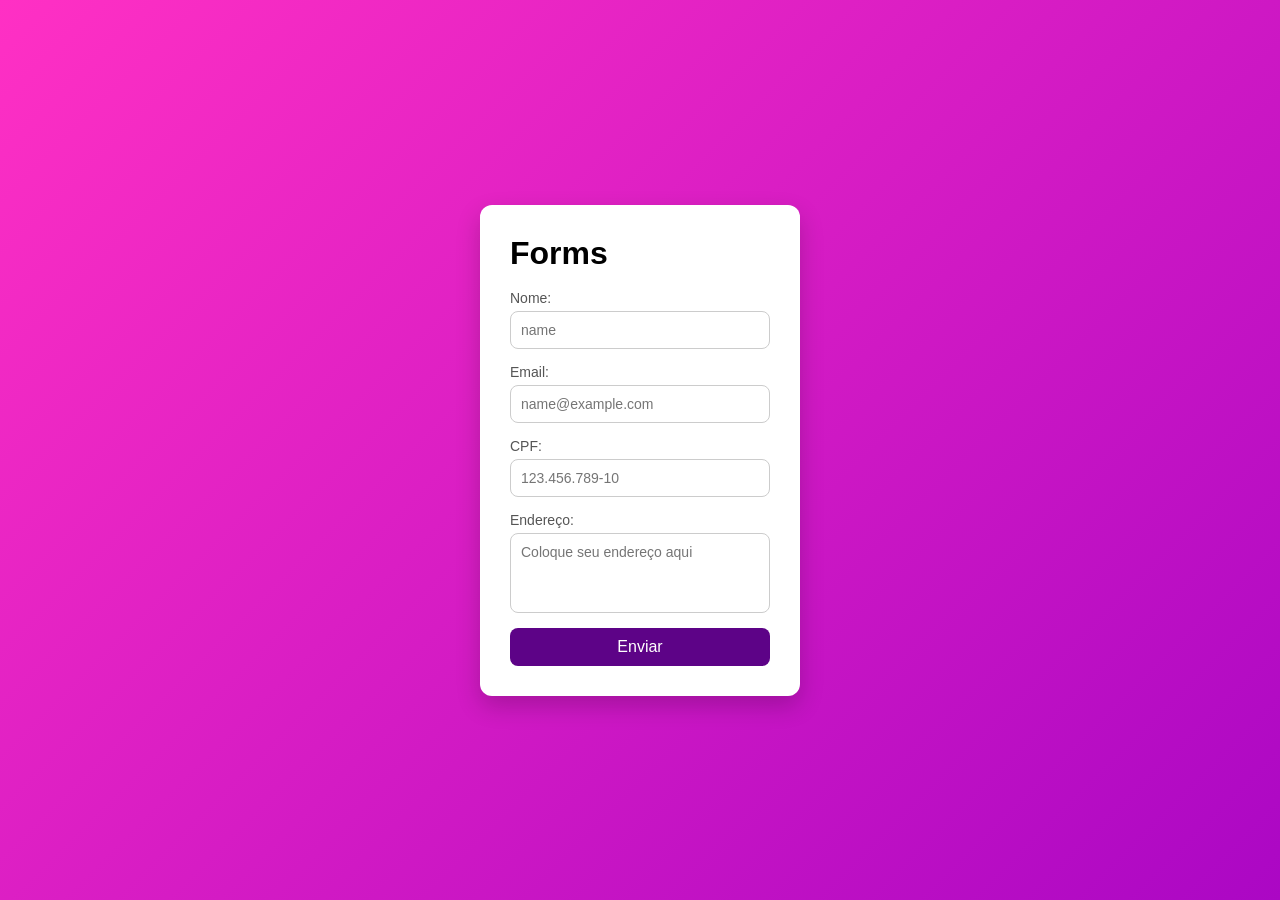
<file: aula03/index.html>
<!DOCTYPE html>
<html lang="en">
<head>
    <meta charset="UTF-8">
    <meta name="viewport" content="width=device-width, initial-scale=1.0">
    <title>Aula 03</title>
    <link rel="stylesheet" href="style.css">
</head>
<body>
  <form>
    <h1> Forms </h1>
    <br>
      <div class="form-floating">
        <label for="floatingname">Nome:</label>
        <input type="name" class="form-control" id="ValorName" placeholder="name">
      </div>

      <div class="form-floating mb-3">
        <label for="floatingInt">Email: </label>
        <input type="email" class="form-control" id="ValorEmail" placeholder="name@example.com">
      </div>

      <div class="form-floating mb-3 cpf">
        <label for="floatingInt">CPF: </label>
        <input type="" class="form-control" id="ValorInput" placeholder="123.456.789-10">
    </div>

      <div class="form-floating">
        <label for="floatingText">Endereço: </label>
        <textarea class="form-control" placeholder="Coloque seu endereço aqui" id="ValorText"></textarea>
       
     </div>

      <button onclick="soma()">Enviar</button>

  </form> 
  <script src="script.js"></script>   


</body>
</html>
</file>
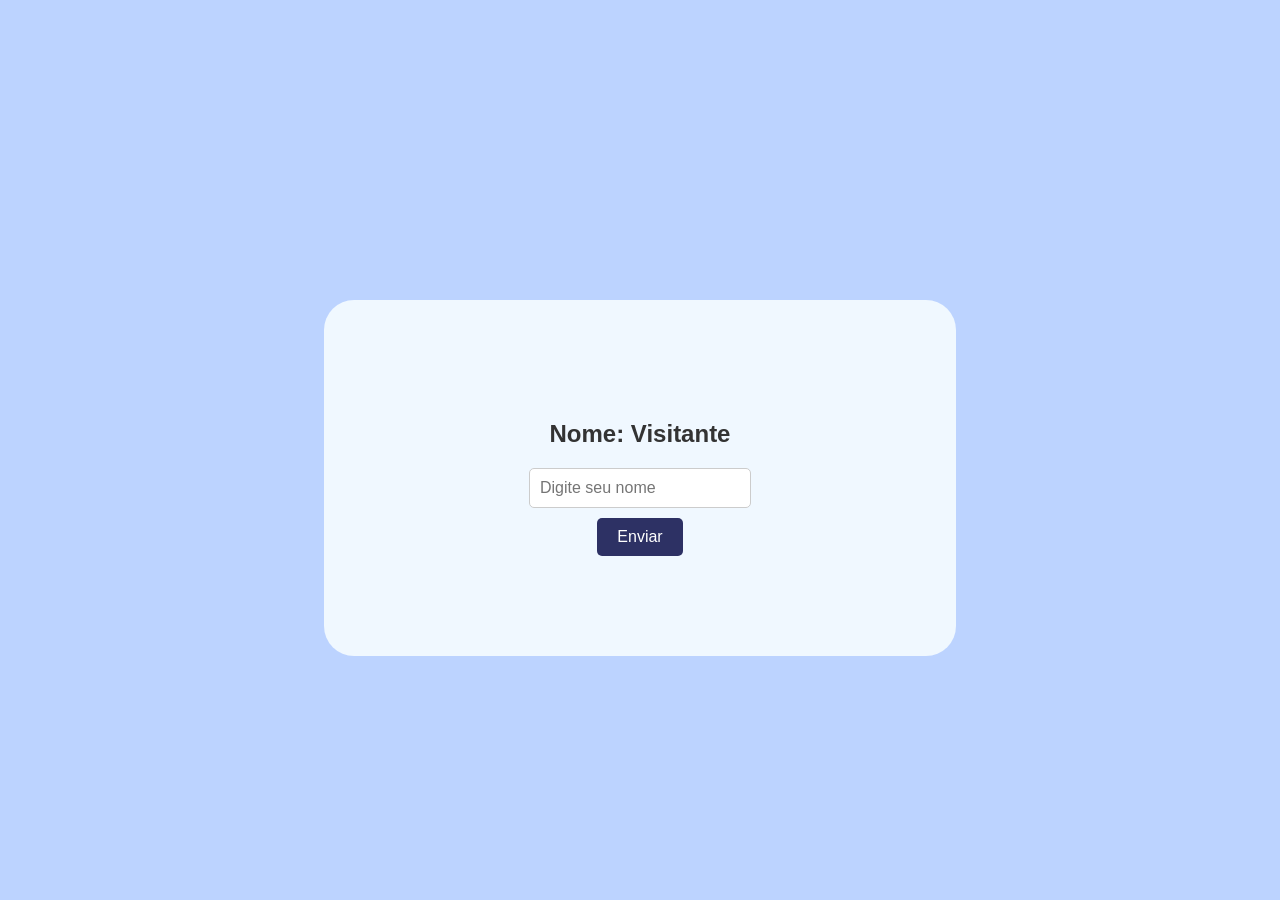
<file: aula04/index.html>
<!DOCTYPE html>
<html lang="en">
<head>
    <meta charset="UTF-8">
    <meta name="viewport" content="width=device-width, initial-scale=1.0">
    <title> Trocar nome</title>
    <script src="aula.js"></script>
    <link rel="stylesheet" href="style.css">

</head>
<body>
 <div class="nome">
    <h2 id="nomeExibido"> Nome: Visitante</h2>

    <input type="text" id="campoNome" placeholder="Digite seu nome">
    <br>
    <button onclick="trocarNome()"> Enviar</button>
 </div>
    
</body>
</html>
</file>
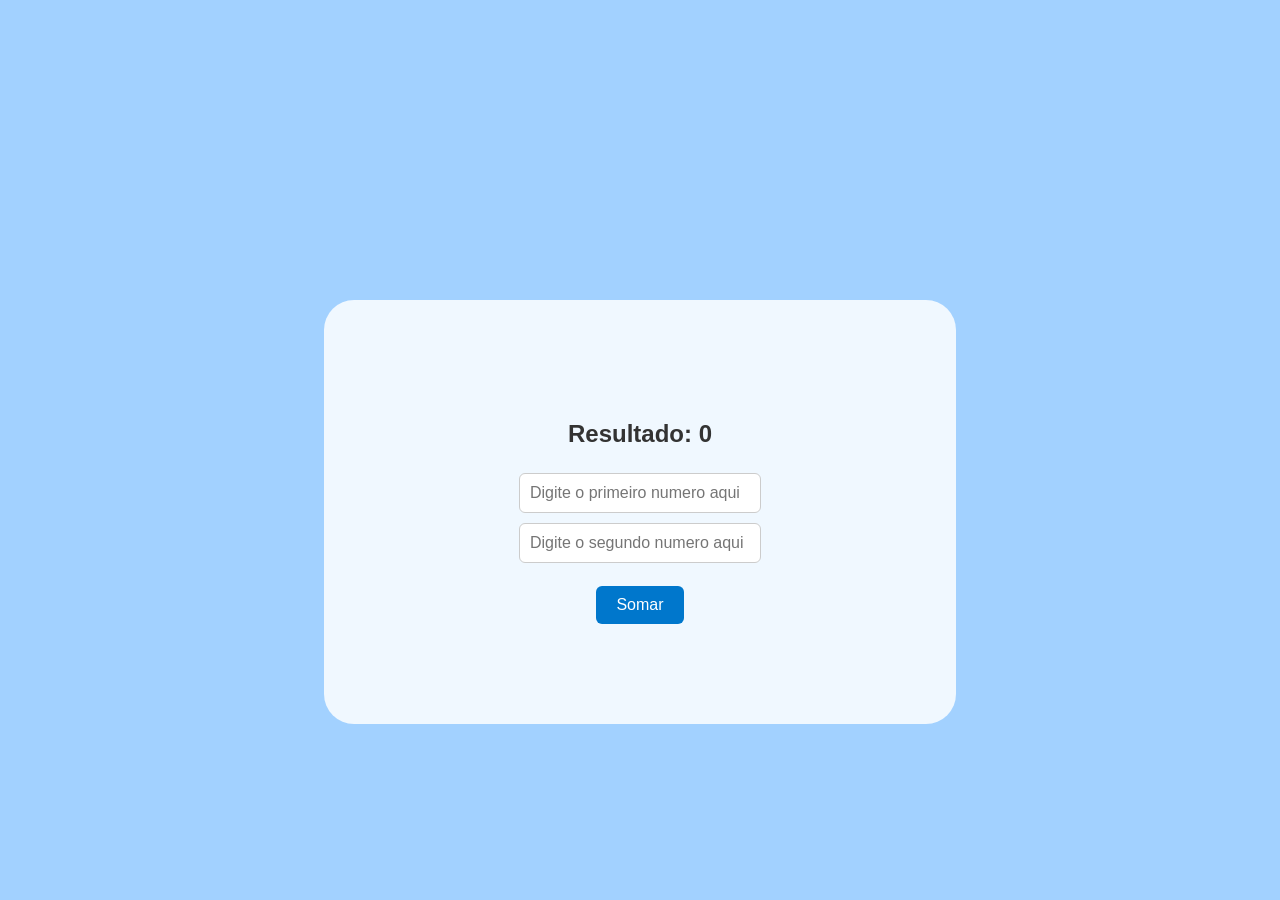
<file: aula04/index02.html>
<!DOCTYPE html>
<html lang="en">
<head>
    <meta charset="UTF-8">
    <meta name="viewport" content="width=device-width, initial-scale=1.0">
    <title>Soma com float</title>
    <script src="aula2.js"></script>
    <link rel="stylesheet" href="style2.css">


</head>
<body>

<div class="continha">
    <h2 id="resultado"> Resultado: 0</h2>

    <input type="text" id="numl" placeholder="Digite o primeiro numero aqui">

    <input type="text" id="numl2" placeholder="Digite o segundo numero aqui">
    <br><br>

   <button onclick="somar()">Somar</button>
</div>    
</body>
</html>
</file>
<file: aula03/style.css>
/* Reset básico */
*{
    margin: 0;
    padding: 0;
    box-sizing: border-box;
    font-family: Arial, Helvetica, sans-serif;
}

/* Fundo da página */
body{
    background: linear-gradient(135deg, #ff30c4, #ab07c4);
    height: 100vh;
    display: flex;
    justify-content: center;
    align-items: center;
}

/* Formulário */
form{
    background: white;
    padding: 30px;
    border-radius: 12px;
    box-shadow: 0 10px 25px rgba(0,0,0,0.2);
    width: 320px;
}

/* Campos */
.form-floating{
    display: flex;
    flex-direction: column;
    margin-bottom: 15px;
}

/* Labels */
label{
    font-size: 14px;
    margin-bottom: 5px;
    color: #555;
}

/* Inputs e textarea */
input, textarea{
    padding: 10px;
    border: 1px solid #ccc;
    border-radius: 8px;
    outline: none;
    transition: 0.3s;
    font-size: 14px;
}

/* Efeito ao clicar */
input:focus, textarea:focus{
    border-color: #4facfe;
    box-shadow: 0 0 5px rgba(79,172,254,0.5);
}

/* Textarea */
textarea{
    resize: none;
    height: 80px;
}

/* Botão */
button{
    width: 100%;
    padding: 10px;
    border: none;
    border-radius: 8px;
    background: #5d0387;
    color: white;
    font-size: 16px;
    cursor: pointer;
    transition: 0.3s;
}

button:hover{
    background: #590979;
}
</file>
<file: aula04/style.css>
body {
    font-family: Arial, sans-serif;
    background-color: #bcd3ff;
    text-align: center;
    margin-top: 300px;
}

h2 {
    color: #333;
    margin-bottom: 20px;
}

input {
    padding: 10px;
    font-size: 16px;
    border: 1px solid #ccc;
    border-radius: 5px;
    width: 200px;
}

button {
    margin-top: 10px;
    padding: 10px 20px;
    font-size: 16px;
    background-color: #2d3164;
    color: white;
    border: none;
    border-radius: 5px;
    cursor: pointer;
}

button:hover {
    background-color: #2d3164;
}

.nome{
    background-color: aliceblue;
    margin-left: 25%;
    margin-right: 25%;
    padding: 100px;
    border-radius: 30px;
}
</file>
<file: aula04/style2.css>
body {
    font-family: Arial, sans-serif;
    background-color: #a2d1ff;
    text-align: center;
    margin-top: 300px;
}

h2 {
    color: #333;
    margin-bottom: 20px;
}

input {
    padding: 10px;
    margin: 5px;
    width: 220px;
    font-size: 16px;
    border: 1px solid #ccc;
    border-radius: 6px;
}

button {
    padding: 10px 20px;
    font-size: 16px;
    background-color: #0077cc;
    color: white;
    border: none;
    border-radius: 6px;
    cursor: pointer;
}

button:hover {
    background-color: #005fa3;
}

.continha{
    background-color: aliceblue;
    margin-left: 25%;
    margin-right: 25%;
    padding: 100px;
    border-radius: 30px;

}
</file>
